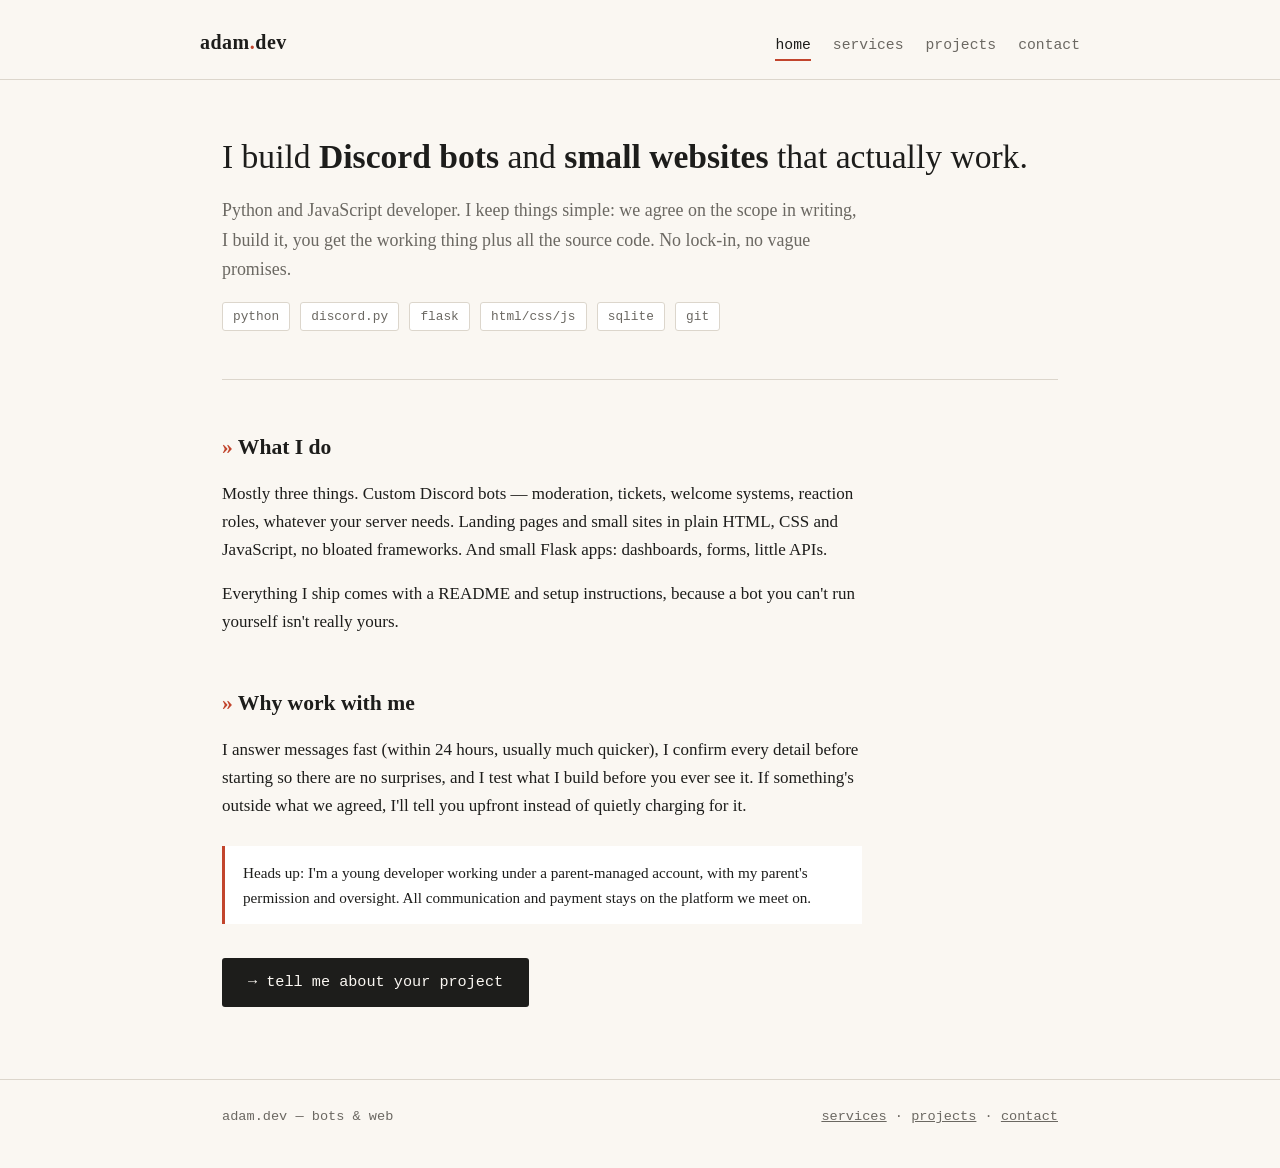
<file: index.html>
<!DOCTYPE html>
<html lang="en">
<head>
<meta charset="UTF-8">
<meta name="viewport" content="width=device-width, initial-scale=1.0">
<title>Adam — Discord bots &amp; web dev</title>
<meta name="description" content="I build Discord bots in Python and small websites that work. Scoped in writing, delivered with source code.">
<link rel="stylesheet" href="style.css">
</head>
<body>
<header>
  <div class="wrap topbar">
    <a class="name" href="index.html">adam<em>.</em>dev</a>
    <nav class="menu">
      <a class="here" href="index.html">home</a>
      <a href="services.html">services</a>
      <a href="projects.html">projects</a>
      <a href="contact.html">contact</a>
    </nav>
  </div>
</header>

<main>
  <div class="wrap">
    <h1>I build <b>Discord bots</b> and <b>small websites</b> that actually work.</h1>
    <p class="lead">Python and JavaScript developer. I keep things simple: we agree on the scope in writing, I build it, you get the working thing plus all the source code. No lock-in, no vague promises.</p>

    <div>
      <span class="tag">python</span>
      <span class="tag">discord.py</span>
      <span class="tag">flask</span>
      <span class="tag">html/css/js</span>
      <span class="tag">sqlite</span>
      <span class="tag">git</span>
    </div>

    <hr class="rule">

    <h2>What I do</h2>
    <p>Mostly three things. Custom Discord bots — moderation, tickets, welcome systems, reaction roles, whatever your server needs. Landing pages and small sites in plain HTML, CSS and JavaScript, no bloated frameworks. And small Flask apps: dashboards, forms, little APIs.</p>
    <p>Everything I ship comes with a README and setup instructions, because a bot you can't run yourself isn't really yours.</p>

    <h2>Why work with me</h2>
    <p>I answer messages fast (within 24 hours, usually much quicker), I confirm every detail before starting so there are no surprises, and I test what I build before you ever see it. If something's outside what we agreed, I'll tell you upfront instead of quietly charging for it.</p>

    <div class="note">
      Heads up: I'm a young developer working under a parent-managed account, with my parent's permission and oversight. All communication and payment stays on the platform we meet on.
    </div>

    <a class="cta" href="contact.html">→ tell me about your project</a>
  </div>
</main>

<footer>
  <div class="wrap">
    <span>adam.dev — bots &amp; web</span>
    <span><a href="services.html">services</a> · <a href="projects.html">projects</a> · <a href="contact.html">contact</a></span>
  </div>
</footer>
</body>
</html>
</file>
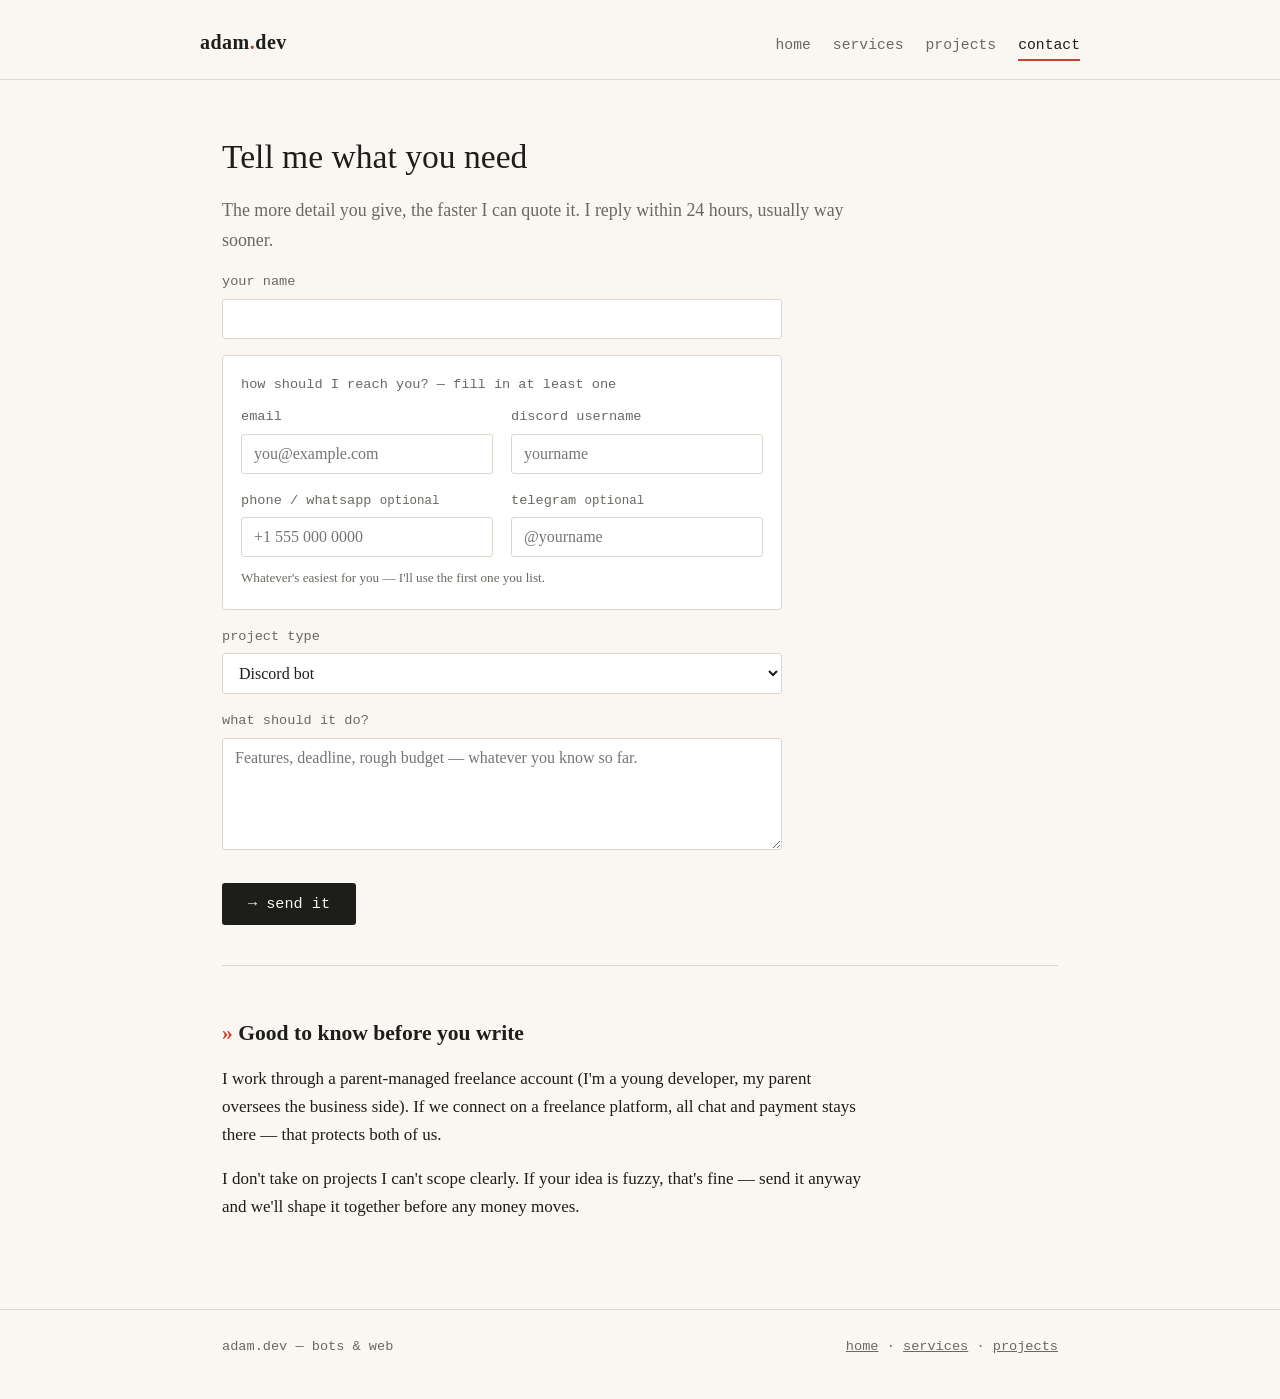
<file: contact.html>
<!DOCTYPE html>
<html lang="en">
<head>
<meta charset="UTF-8">
<meta name="viewport" content="width=device-width, initial-scale=1.0">
<title>Contact — adam.dev</title>
<link rel="stylesheet" href="style.css">
<style>
.contact-methods{border:1px solid var(--line);background:var(--card);border-radius:4px;padding:18px 18px 8px;margin-bottom:16px}
.contact-methods legend,.cm-title{font-family:'Courier New',monospace;font-size:.85rem;color:var(--soft);margin-bottom:10px;display:block}
.cm-grid{display:grid;grid-template-columns:1fr 1fr;gap:0 18px}
.cm-hint{font-size:.82rem;color:var(--soft);margin:-6px 0 12px}
.optional{color:var(--soft);font-weight:normal;font-size:.78rem}
@media(max-width:560px){.cm-grid{grid-template-columns:1fr}}
</style>
</head>
<body>
<header>
  <div class="wrap topbar">
    <a class="name" href="index.html">adam<em>.</em>dev</a>
    <nav class="menu">
      <a href="index.html">home</a>
      <a href="services.html">services</a>
      <a href="projects.html">projects</a>
      <a class="here" href="contact.html">contact</a>
    </nav>
  </div>
</header>

<main>
  <div class="wrap">
    <h1>Tell me what you need</h1>
    <p class="lead">The more detail you give, the faster I can quote it. I reply within 24 hours, usually way sooner.</p>

    <form id="contactForm" novalidate>
      <div class="f">
        <label for="name">your name</label>
        <input type="text" id="name" required>
      </div>

      <div class="contact-methods">
        <span class="cm-title">how should I reach you? — fill in at least one</span>
        <div class="cm-grid">
          <div class="f">
            <label for="email">email</label>
            <input type="email" id="email" placeholder="you@example.com">
          </div>
          <div class="f">
            <label for="discord">discord username</label>
            <input type="text" id="discord" placeholder="yourname">
          </div>
          <div class="f">
            <label for="phone">phone / whatsapp <span class="optional">optional</span></label>
            <input type="tel" id="phone" placeholder="+1 555 000 0000">
          </div>
          <div class="f">
            <label for="telegram">telegram <span class="optional">optional</span></label>
            <input type="text" id="telegram" placeholder="@yourname">
          </div>
        </div>
        <p class="cm-hint">Whatever's easiest for you — I'll use the first one you list.</p>
      </div>

      <div class="f">
        <label for="type">project type</label>
        <select id="type">
          <option>Discord bot</option>
          <option>Website / landing page</option>
          <option>Flask app</option>
          <option>Fix or add to something existing</option>
          <option>Not sure yet</option>
        </select>
      </div>
      <div class="f">
        <label for="details">what should it do?</label>
        <textarea id="details" rows="5" required placeholder="Features, deadline, rough budget — whatever you know so far."></textarea>
      </div>
      <button type="submit" class="cta" style="border:none;cursor:pointer">→ send it</button>
      <p id="formMsg"></p>
    </form>

    <hr class="rule">

    <h2>Good to know before you write</h2>
    <p>I work through a parent-managed freelance account (I'm a young developer, my parent oversees the business side). If we connect on a freelance platform, all chat and payment stays there — that protects both of us.</p>
    <p>I don't take on projects I can't scope clearly. If your idea is fuzzy, that's fine — send it anyway and we'll shape it together before any money moves.</p>
  </div>
</main>

<footer>
  <div class="wrap">
    <span>adam.dev — bots &amp; web</span>
    <span><a href="index.html">home</a> · <a href="services.html">services</a> · <a href="projects.html">projects</a></span>
  </div>
</footer>

<script>
document.getElementById("contactForm").addEventListener("submit",function(e){
  e.preventDefault();
  var msg=document.getElementById("formMsg");
  var get=function(id){return document.getElementById(id).value.trim();};
  var name=get("name");
  var details=get("details");
  var email=get("email");
  var discord=get("discord");
  var phone=get("phone");
  var telegram=get("telegram");
  var fail=function(t){msg.style.display="block";msg.style.color="#c2452d";msg.textContent=t;};
  if(!name){fail("What's your name?");return;}
  if(!email&&!discord&&!phone&&!telegram){fail("Give me at least one way to reach you — email, Discord, phone or Telegram.");return;}
  if(email&&!/^[^\s@]+@[^\s@]+\.[^\s@]+$/.test(email)){fail("That email doesn't look right.");return;}
  if(!details){fail("Tell me a bit about the project first.");return;}
  var reach=email||discord||phone||telegram;
  msg.style.display="block";
  msg.style.color="#2c7a3f";
  msg.textContent="Got it, "+name+". I'll get back to you at "+reach+" within 24 hours.";
  this.reset();
});
</script>
</body>
</html>
</file>
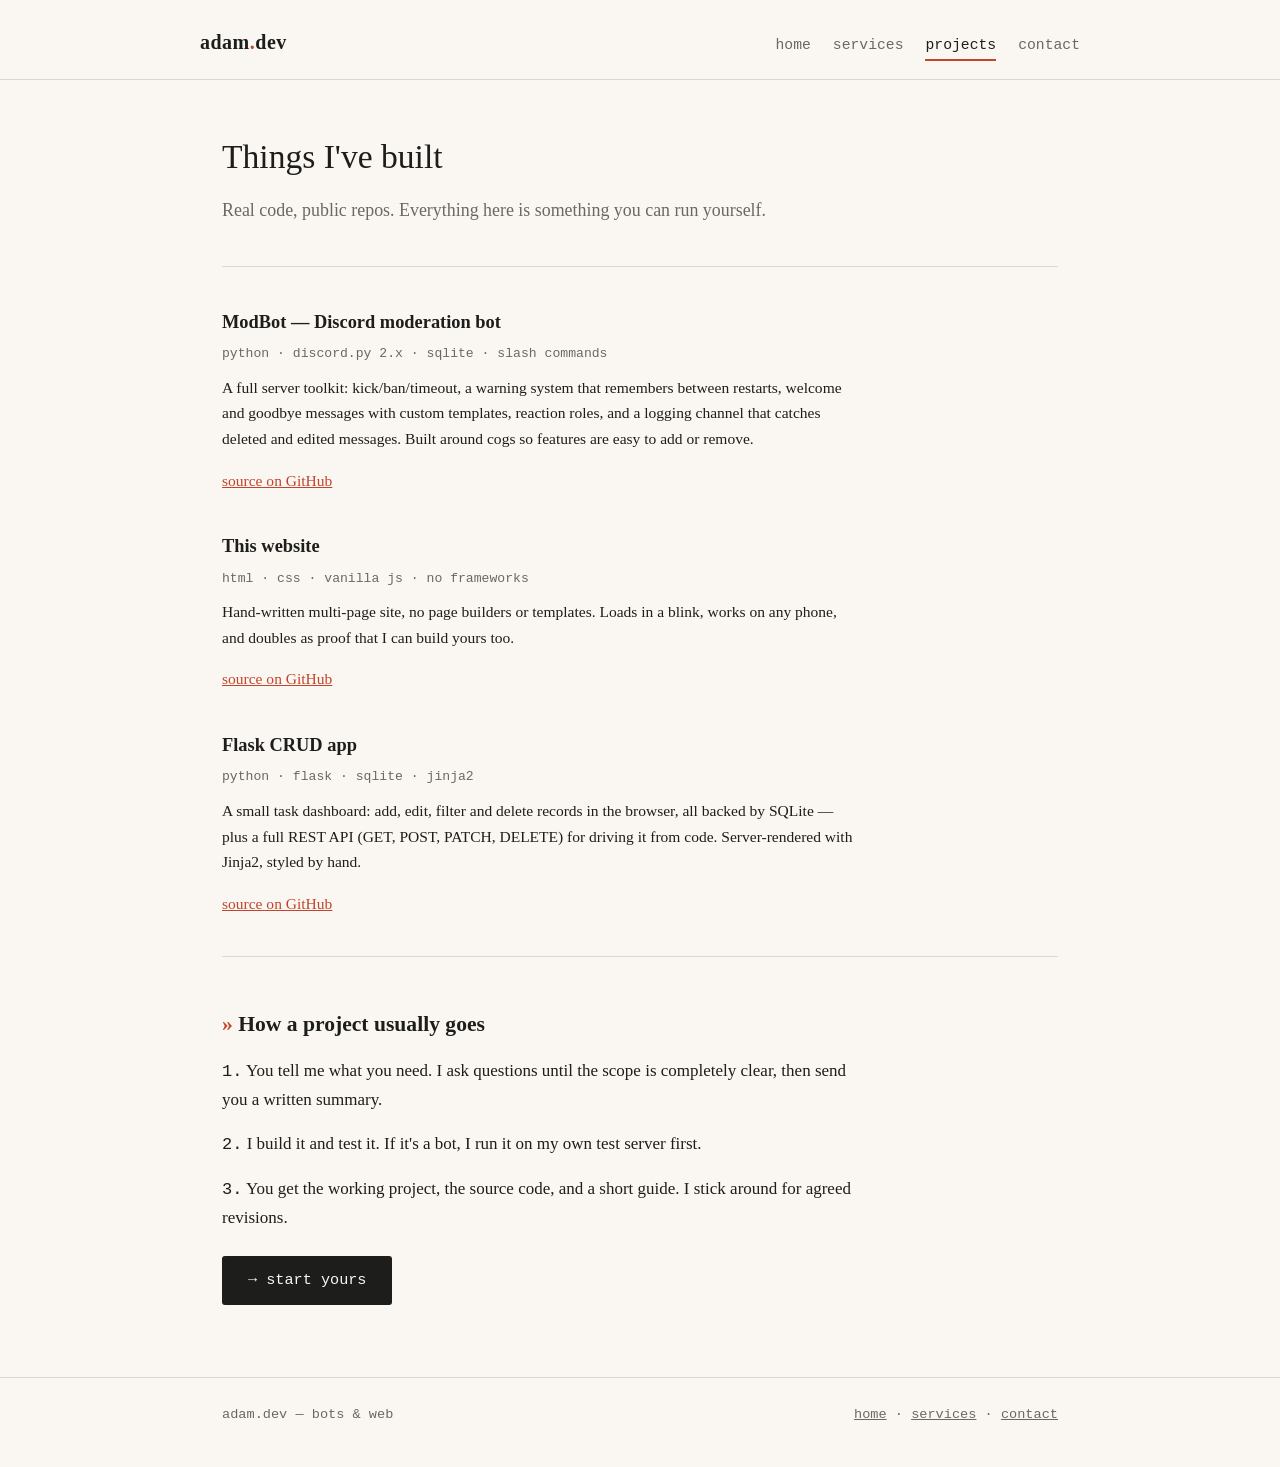
<file: projects.html>
<!DOCTYPE html>
<html lang="en">
<head>
<meta charset="UTF-8">
<meta name="viewport" content="width=device-width, initial-scale=1.0">
<title>Projects — adam.dev</title>
<link rel="stylesheet" href="style.css">
</head>
<body>
<header>
  <div class="wrap topbar">
    <a class="name" href="index.html">adam<em>.</em>dev</a>
    <nav class="menu">
      <a href="index.html">home</a>
      <a href="services.html">services</a>
      <a class="here" href="projects.html">projects</a>
      <a href="contact.html">contact</a>
    </nav>
  </div>
</header>

<main>
  <div class="wrap">
    <h1>Things I've built</h1>
    <p class="lead">Real code, public repos. Everything here is something you can run yourself.</p>

    <hr class="rule">

    <div class="project">
      <h3>ModBot — Discord moderation bot</h3>
      <div class="meta">python · discord.py 2.x · sqlite · slash commands</div>
      <p>A full server toolkit: kick/ban/timeout, a warning system that remembers between restarts, welcome and goodbye messages with custom templates, reaction roles, and a logging channel that catches deleted and edited messages. Built around cogs so features are easy to add or remove.</p>
      <p><a href="https://github.com/Ray-X49/discord-mod-bot">source on GitHub</a></p>
    </div>

    <div class="project">
      <h3>This website</h3>
      <div class="meta">html · css · vanilla js · no frameworks</div>
      <p>Hand-written multi-page site, no page builders or templates. Loads in a blink, works on any phone, and doubles as proof that I can build yours too.</p>
      <p><a href="https://github.com/Ray-X49/adam-dev-site">source on GitHub</a></p>
    </div>

    <div class="project">
      <h3>Flask CRUD app</h3>
      <div class="meta">python · flask · sqlite · jinja2</div>
      <p>A small task dashboard: add, edit, filter and delete records in the browser, all backed by SQLite — plus a full REST API (GET, POST, PATCH, DELETE) for driving it from code. Server-rendered with Jinja2, styled by hand.</p>
      <p><a href="https://github.com/Ray-X49/flask-task-tracker">source on GitHub</a></p>
    </div>

    <hr class="rule">

    <h2>How a project usually goes</h2>
    <p><span class="mono">1.</span> You tell me what you need. I ask questions until the scope is completely clear, then send you a written summary.</p>
    <p><span class="mono">2.</span> I build it and test it. If it's a bot, I run it on my own test server first.</p>
    <p><span class="mono">3.</span> You get the working project, the source code, and a short guide. I stick around for agreed revisions.</p>

    <a class="cta" href="contact.html">→ start yours</a>
  </div>
</main>

<footer>
  <div class="wrap">
    <span>adam.dev — bots &amp; web</span>
    <span><a href="index.html">home</a> · <a href="services.html">services</a> · <a href="contact.html">contact</a></span>
  </div>
</footer>
</body>
</html>
</file>
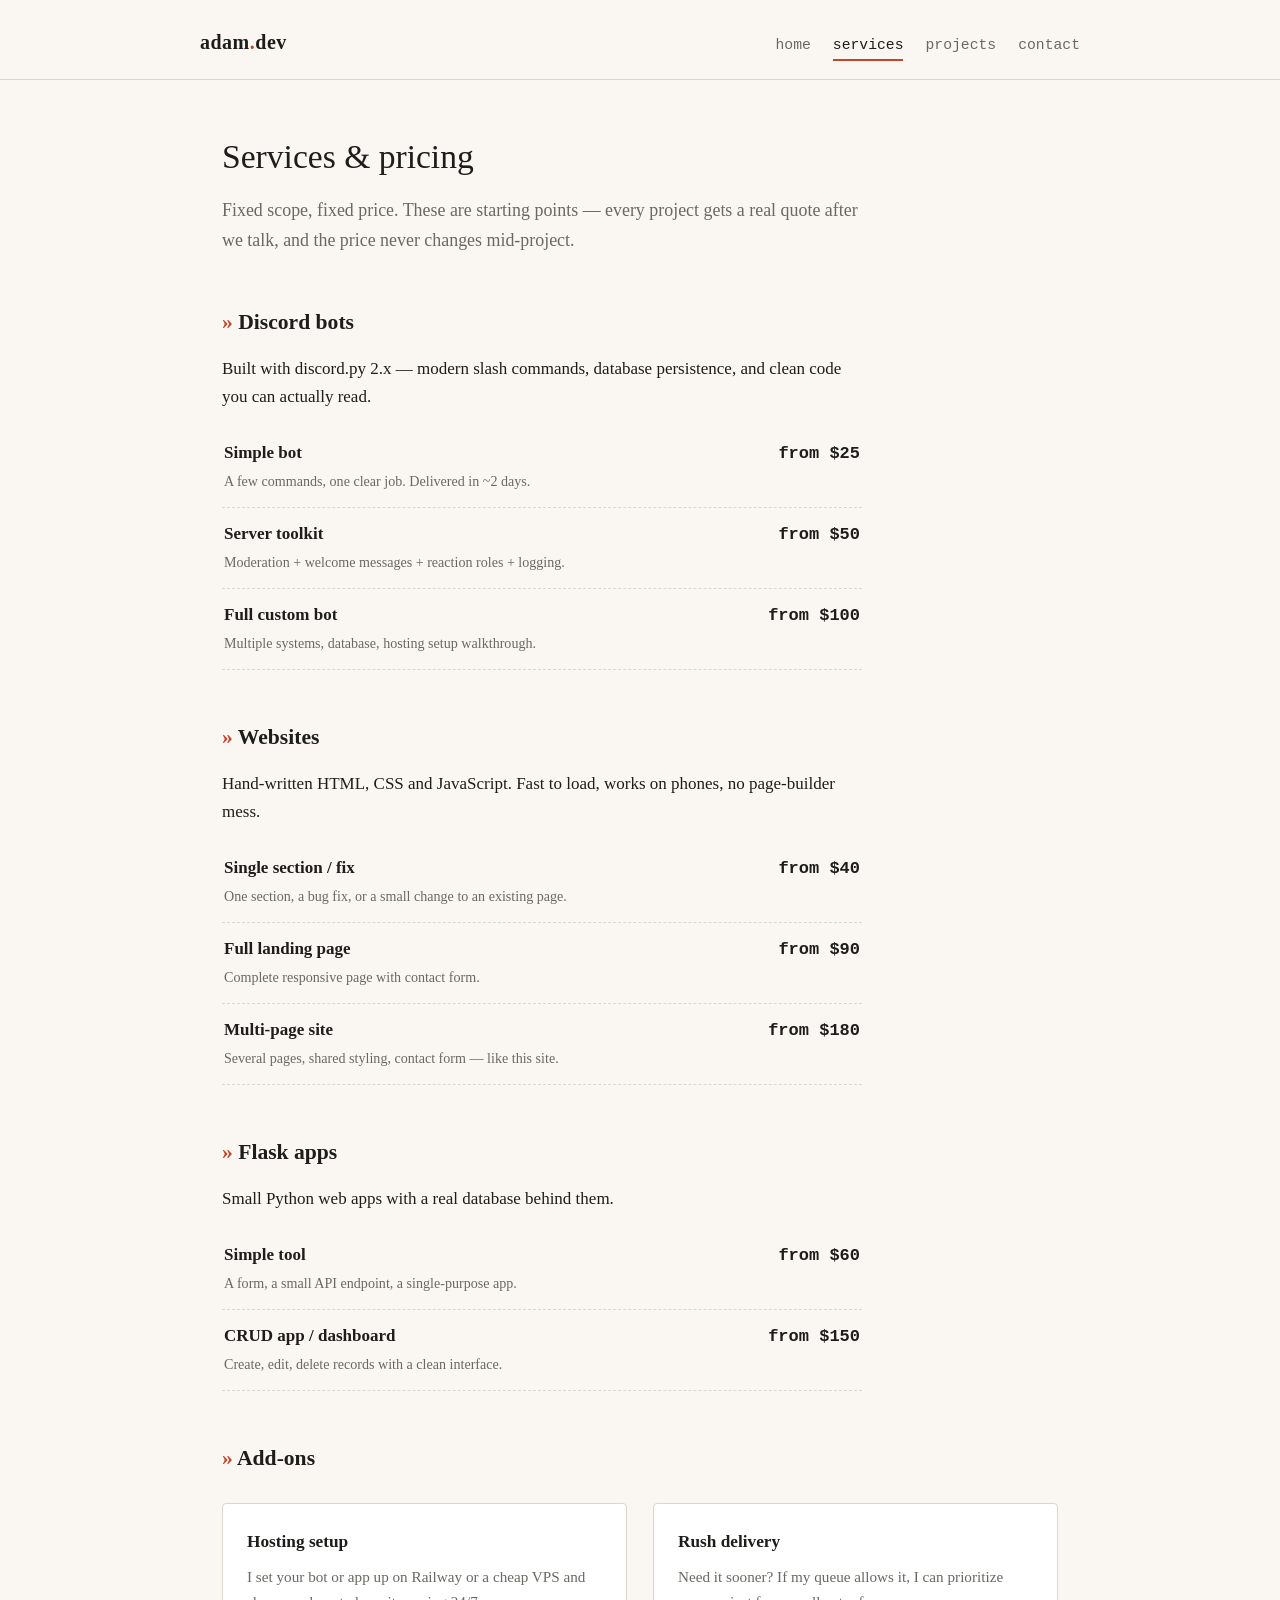
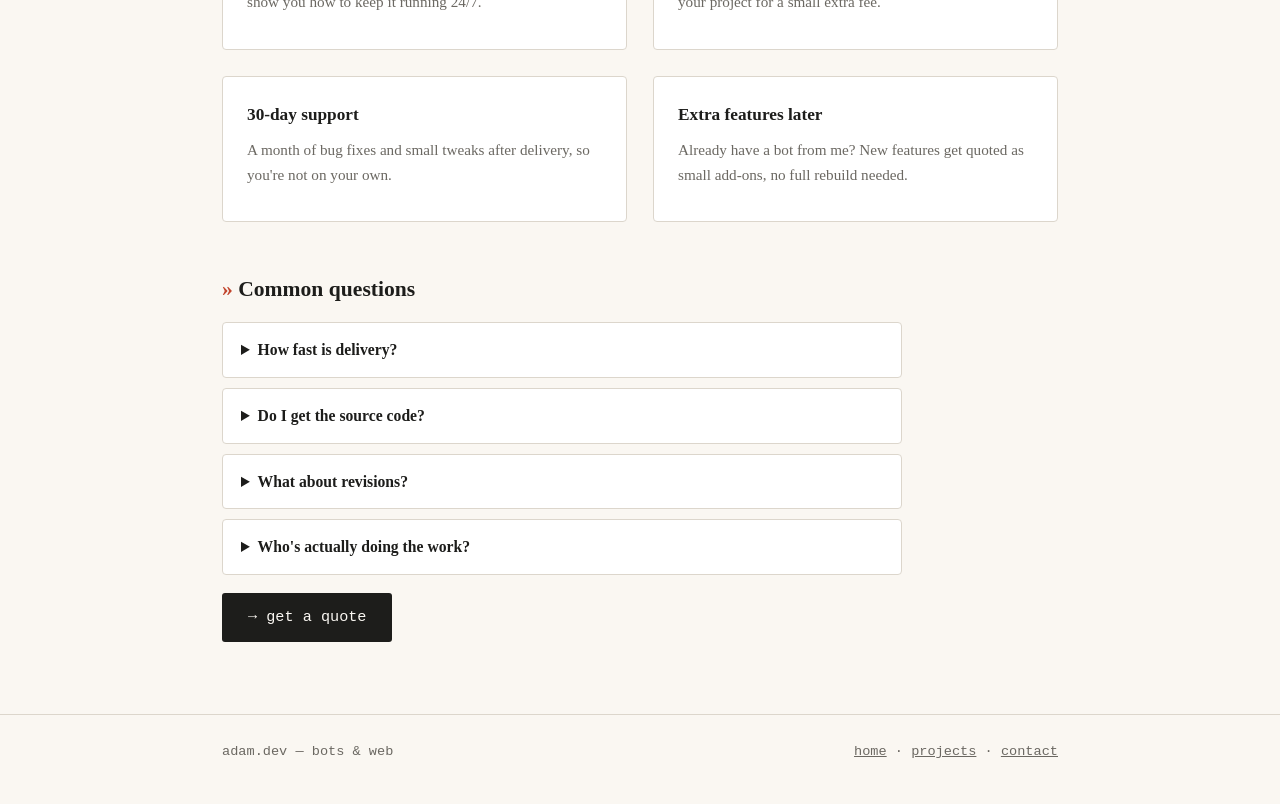
<file: services.html>
<!DOCTYPE html>
<html lang="en">
<head>
<meta charset="UTF-8">
<meta name="viewport" content="width=device-width, initial-scale=1.0">
<title>Services — adam.dev</title>
<link rel="stylesheet" href="style.css">
</head>
<body>
<header>
  <div class="wrap topbar">
    <a class="name" href="index.html">adam<em>.</em>dev</a>
    <nav class="menu">
      <a href="index.html">home</a>
      <a class="here" href="services.html">services</a>
      <a href="projects.html">projects</a>
      <a href="contact.html">contact</a>
    </nav>
  </div>
</header>

<main>
  <div class="wrap">
    <h1>Services &amp; pricing</h1>
    <p class="lead">Fixed scope, fixed price. These are starting points — every project gets a real quote after we talk, and the price never changes mid-project.</p>

    <h2>Discord bots</h2>
    <p>Built with discord.py 2.x — modern slash commands, database persistence, and clean code you can actually read.</p>
    <div class="price-line">
      <div class="what"><b>Simple bot</b><span>A few commands, one clear job. Delivered in ~2 days.</span></div>
      <div class="cost">from $25</div>
    </div>
    <div class="price-line">
      <div class="what"><b>Server toolkit</b><span>Moderation + welcome messages + reaction roles + logging.</span></div>
      <div class="cost">from $50</div>
    </div>
    <div class="price-line">
      <div class="what"><b>Full custom bot</b><span>Multiple systems, database, hosting setup walkthrough.</span></div>
      <div class="cost">from $100</div>
    </div>

    <h2>Websites</h2>
    <p>Hand-written HTML, CSS and JavaScript. Fast to load, works on phones, no page-builder mess.</p>
    <div class="price-line">
      <div class="what"><b>Single section / fix</b><span>One section, a bug fix, or a small change to an existing page.</span></div>
      <div class="cost">from $40</div>
    </div>
    <div class="price-line">
      <div class="what"><b>Full landing page</b><span>Complete responsive page with contact form.</span></div>
      <div class="cost">from $90</div>
    </div>
    <div class="price-line">
      <div class="what"><b>Multi-page site</b><span>Several pages, shared styling, contact form — like this site.</span></div>
      <div class="cost">from $180</div>
    </div>

    <h2>Flask apps</h2>
    <p>Small Python web apps with a real database behind them.</p>
    <div class="price-line">
      <div class="what"><b>Simple tool</b><span>A form, a small API endpoint, a single-purpose app.</span></div>
      <div class="cost">from $60</div>
    </div>
    <div class="price-line">
      <div class="what"><b>CRUD app / dashboard</b><span>Create, edit, delete records with a clean interface.</span></div>
      <div class="cost">from $150</div>
    </div>

    <h2>Add-ons</h2>
    <div class="two-col">
      <div class="box">
        <h3>Hosting setup</h3>
        <p>I set your bot or app up on Railway or a cheap VPS and show you how to keep it running 24/7.</p>
      </div>
      <div class="box">
        <h3>Rush delivery</h3>
        <p>Need it sooner? If my queue allows it, I can prioritize your project for a small extra fee.</p>
      </div>
      <div class="box">
        <h3>30-day support</h3>
        <p>A month of bug fixes and small tweaks after delivery, so you're not on your own.</p>
      </div>
      <div class="box">
        <h3>Extra features later</h3>
        <p>Already have a bot from me? New features get quoted as small add-ons, no full rebuild needed.</p>
      </div>
    </div>

    <h2>Common questions</h2>
    <details>
      <summary>How fast is delivery?</summary>
      <p>Simple bots and single pages: 1–4 days. Bigger builds: about a week. I confirm the exact timeline before you pay anything.</p>
    </details>
    <details>
      <summary>Do I get the source code?</summary>
      <p>Always. Full source, a README, and setup steps come with every project. You're never locked into me.</p>
    </details>
    <details>
      <summary>What about revisions?</summary>
      <p>Changes within the agreed scope are included. Brand-new features are quoted separately — I'll always tell you which is which before doing anything.</p>
    </details>
    <details>
      <summary>Who's actually doing the work?</summary>
      <p>Me — a young developer coding under a parent-managed account with guardian oversight. My parent handles the account and payments side; I handle the code.</p>
    </details>

    <a class="cta" href="contact.html">→ get a quote</a>
  </div>
</main>

<footer>
  <div class="wrap">
    <span>adam.dev — bots &amp; web</span>
    <span><a href="index.html">home</a> · <a href="projects.html">projects</a> · <a href="contact.html">contact</a></span>
  </div>
</footer>
</body>
</html>
</file>
<file: style.css>
:root{
  --paper:#faf7f2;
  --ink:#1d1d1b;
  --soft:#6b6862;
  --line:#dcd6cc;
  --accent:#c2452d;
  --accent-dark:#9c3722;
  --card:#ffffff;
}
*{margin:0;padding:0;box-sizing:border-box}
body{
  font-family:Georgia,'Times New Roman',serif;
  background:var(--paper);
  color:var(--ink);
  line-height:1.65;
  font-size:17px;
}
.mono{font-family:'Courier New',monospace}
.wrap{max-width:880px;margin:0 auto;padding:0 22px}
a{color:var(--accent)}
a:hover{color:var(--accent-dark)}

header{border-bottom:1px solid var(--line)}
.topbar{display:flex;justify-content:space-between;align-items:baseline;padding:26px 0 18px;flex-wrap:wrap;gap:10px}
.name{font-size:1.25rem;font-weight:bold;text-decoration:none;color:var(--ink);letter-spacing:.5px}
.name em{color:var(--accent);font-style:normal}
nav.menu{display:flex;gap:22px;flex-wrap:wrap}
nav.menu a{
  font-family:'Courier New',monospace;
  font-size:.92rem;
  text-decoration:none;
  color:var(--soft);
  padding-bottom:2px;
}
nav.menu a:hover{color:var(--ink)}
nav.menu a.here{color:var(--ink);border-bottom:2px solid var(--accent)}

main{padding:56px 0 72px}
h1{font-size:2.1rem;line-height:1.25;margin-bottom:18px;font-weight:normal}
h1 b{font-weight:bold}
h2{font-size:1.35rem;margin:44px 0 14px;padding-top:6px}
h2::before{content:"» ";color:var(--accent)}
p{margin-bottom:16px;max-width:640px}
p.lead{font-size:1.12rem;color:var(--soft)}
.rule{border:none;border-top:1px solid var(--line);margin:40px 0}

.tag{
  font-family:'Courier New',monospace;
  font-size:.8rem;
  border:1px solid var(--line);
  background:var(--card);
  padding:3px 10px;
  border-radius:3px;
  display:inline-block;
  margin:0 6px 8px 0;
  color:var(--soft);
}

.two-col{display:grid;grid-template-columns:1fr 1fr;gap:26px;margin:26px 0}
.box{
  background:var(--card);
  border:1px solid var(--line);
  border-radius:4px;
  padding:24px;
}
.box h3{font-size:1.08rem;margin-bottom:8px}
.box p{font-size:.95rem;color:var(--soft);margin-bottom:10px}
.box ul{margin:10px 0 0 18px;font-size:.93rem;color:var(--soft)}
.box li{margin-bottom:5px}

.price-line{
  display:flex;justify-content:space-between;align-items:baseline;
  border-bottom:1px dashed var(--line);
  padding:12px 2px;
  max-width:640px;
}
.price-line:last-of-type{border-bottom:none}
.price-line .what{max-width:70%}
.price-line .what b{display:block}
.price-line .what span{font-size:.88rem;color:var(--soft)}
.price-line .cost{font-family:'Courier New',monospace;font-weight:bold;white-space:nowrap}

.project{margin-bottom:38px;max-width:680px}
.project h3{font-size:1.15rem;margin-bottom:6px}
.project .meta{font-family:'Courier New',monospace;font-size:.82rem;color:var(--soft);margin-bottom:10px}
.project p{font-size:.97rem}

.note{
  border-left:3px solid var(--accent);
  padding:14px 18px;
  background:var(--card);
  margin:26px 0;
  max-width:640px;
  font-size:.95rem;
}

.cta{
  display:inline-block;
  background:var(--ink);
  color:var(--paper);
  text-decoration:none;
  padding:12px 26px;
  border-radius:3px;
  font-family:'Courier New',monospace;
  font-size:.95rem;
  margin-top:8px;
}
.cta:hover{background:var(--accent);color:#fff}

form{max-width:560px}
.f{margin-bottom:16px}
.f label{display:block;font-family:'Courier New',monospace;font-size:.85rem;margin-bottom:5px;color:var(--soft)}
.f input,.f textarea,.f select{
  width:100%;
  font-family:Georgia,serif;
  font-size:1rem;
  padding:10px 12px;
  border:1px solid var(--line);
  border-radius:3px;
  background:var(--card);
  color:var(--ink);
}
.f input:focus,.f textarea:focus,.f select:focus{outline:none;border-color:var(--accent)}
#formMsg{display:none;margin-top:12px;font-size:.95rem}

details{border:1px solid var(--line);background:var(--card);border-radius:4px;margin-bottom:10px;max-width:680px}
details summary{cursor:pointer;padding:14px 18px;font-weight:bold;font-size:.98rem}
details p{padding:0 18px 14px;font-size:.94rem;color:var(--soft)}

footer{border-top:1px solid var(--line);padding:26px 0 40px}
footer .wrap{display:flex;justify-content:space-between;flex-wrap:wrap;gap:12px;font-family:'Courier New',monospace;font-size:.85rem;color:var(--soft)}
footer a{color:var(--soft)}

@media(max-width:640px){
  .two-col{grid-template-columns:1fr}
  h1{font-size:1.7rem}
  .price-line{flex-direction:column;gap:4px}
  .price-line .what{max-width:100%}
}
</file>
